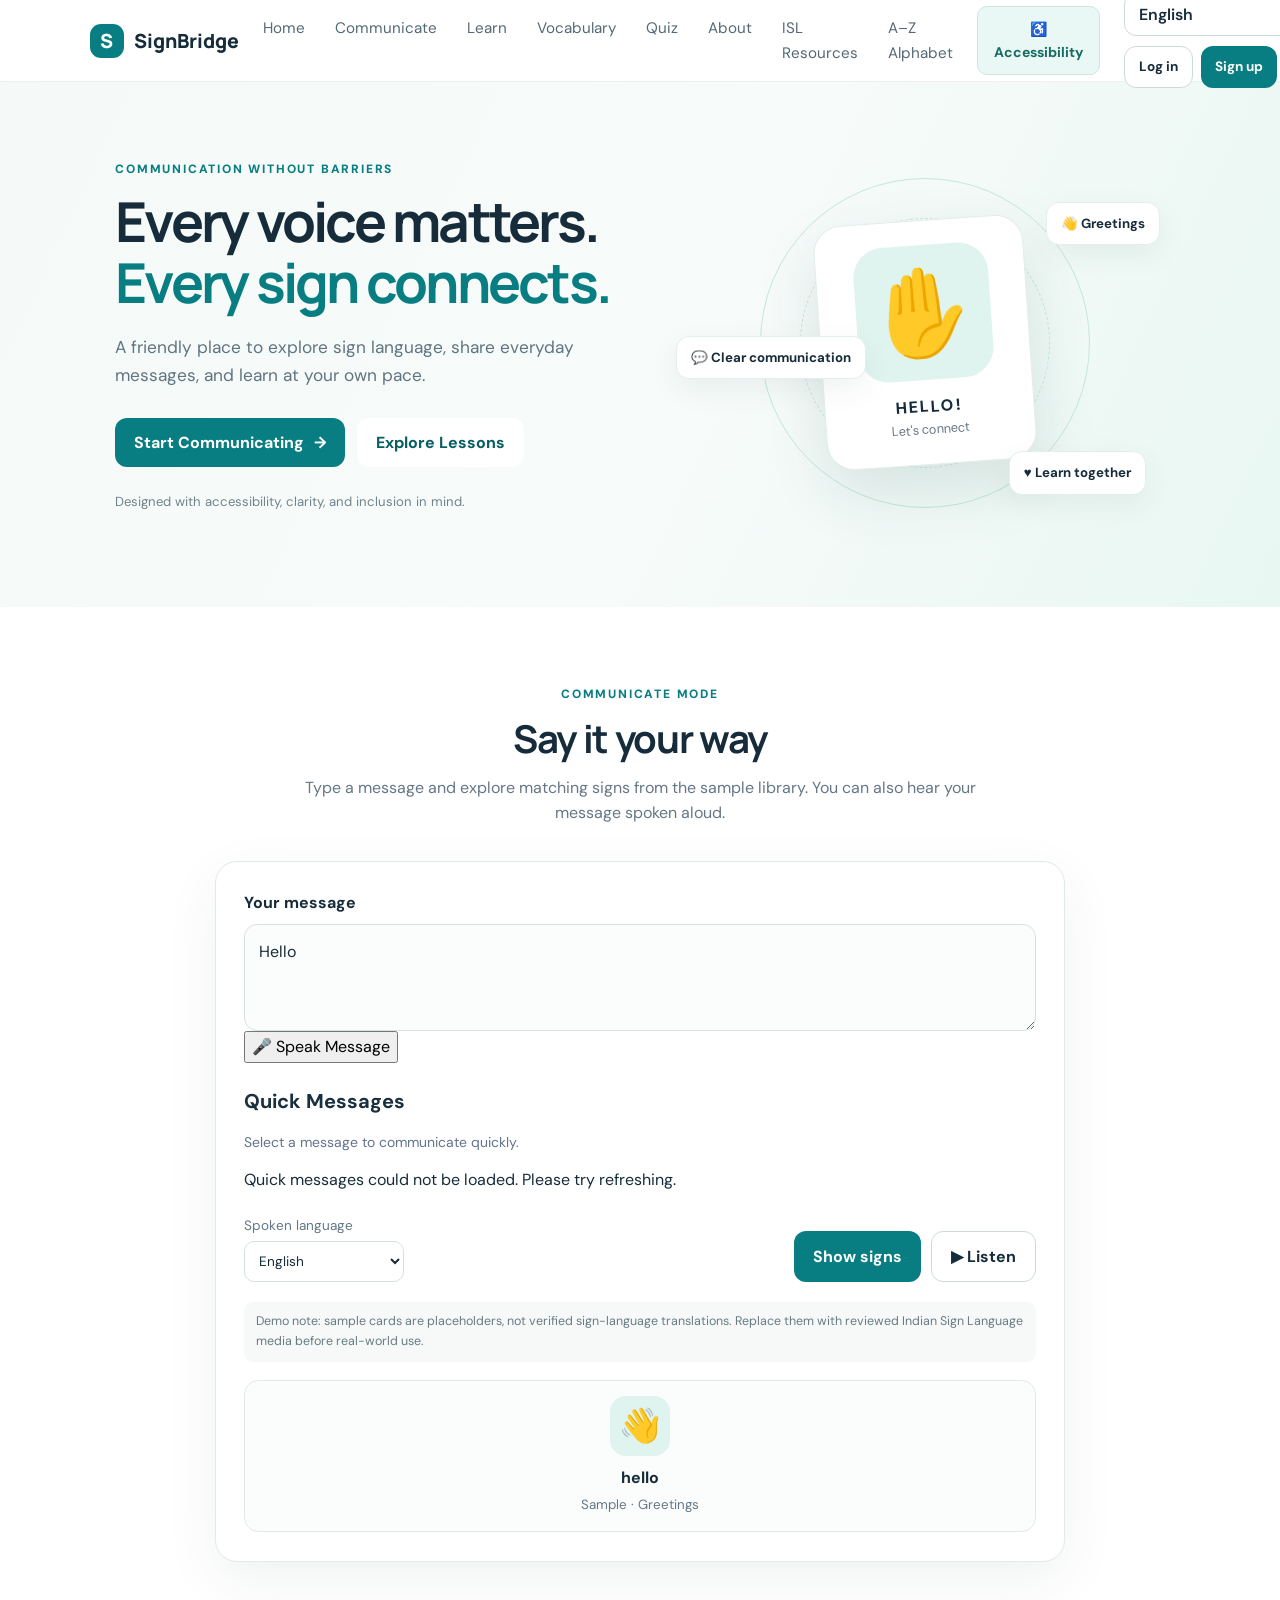
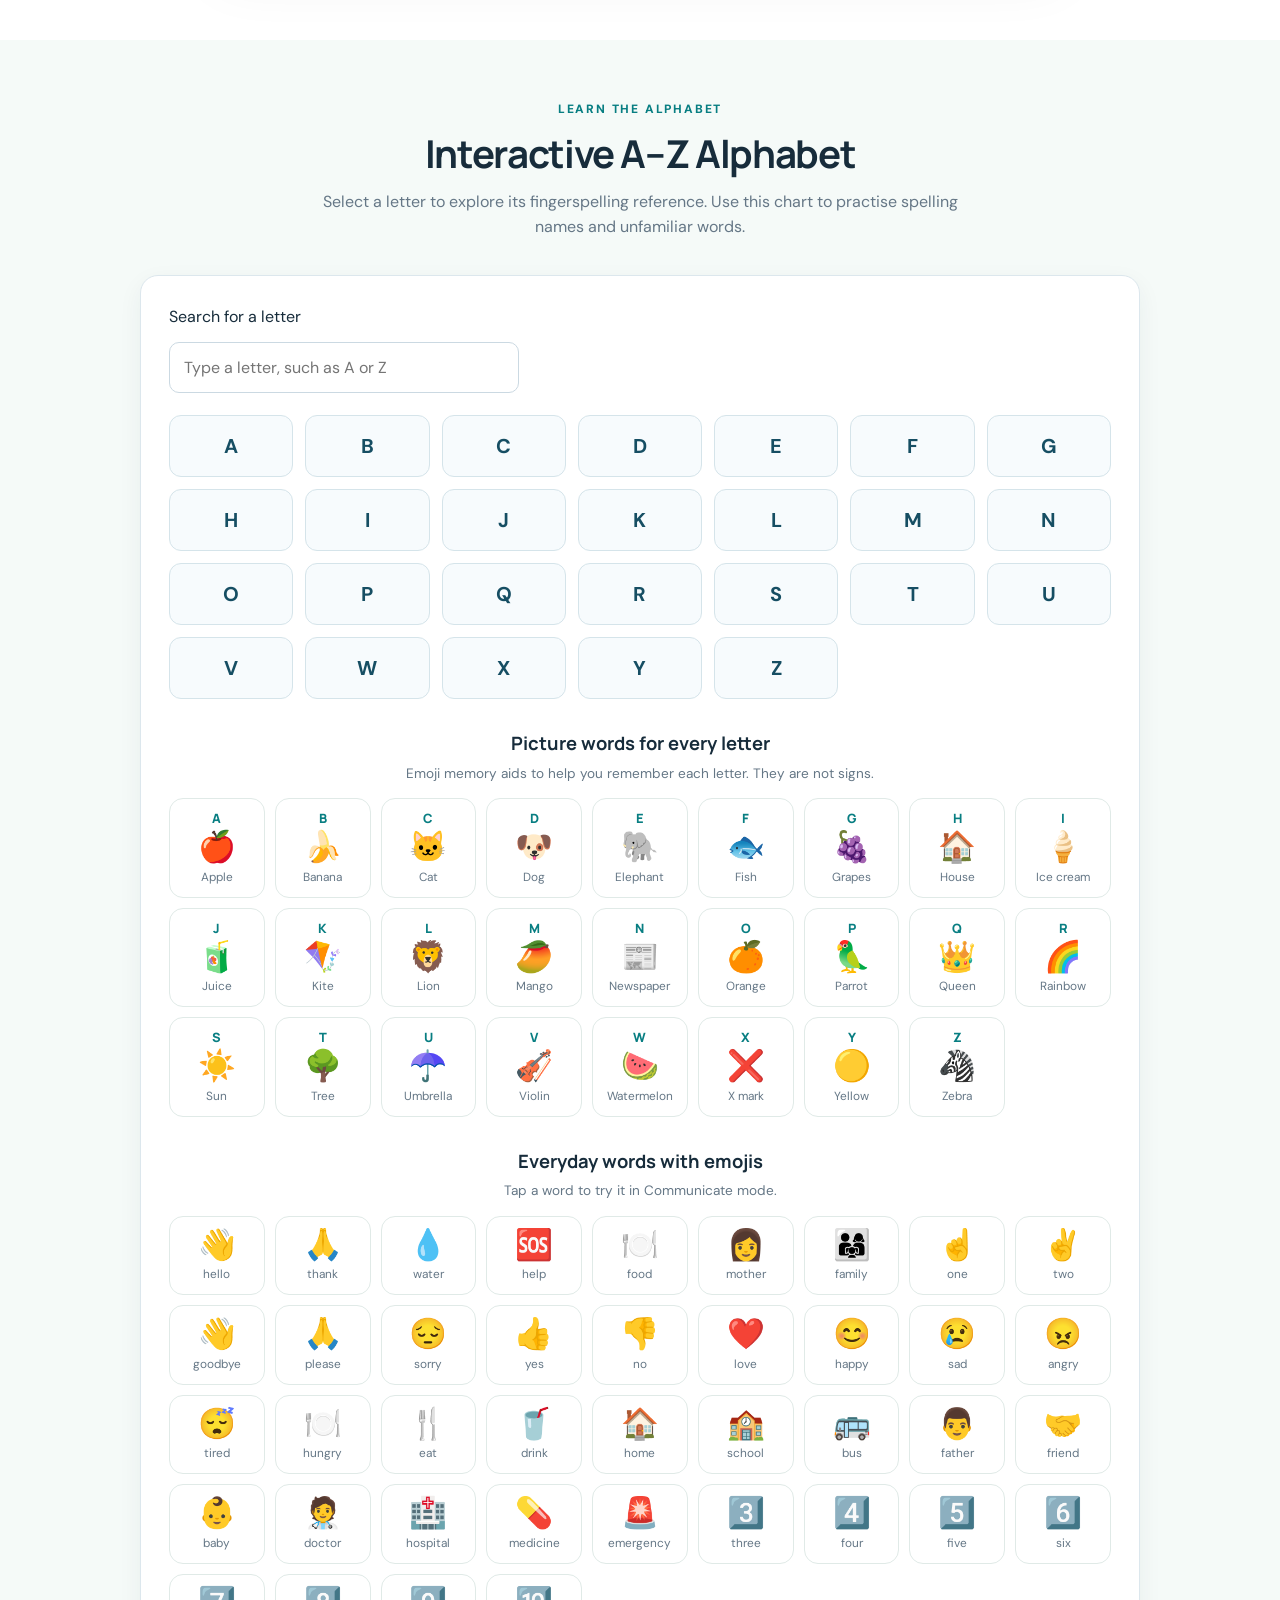
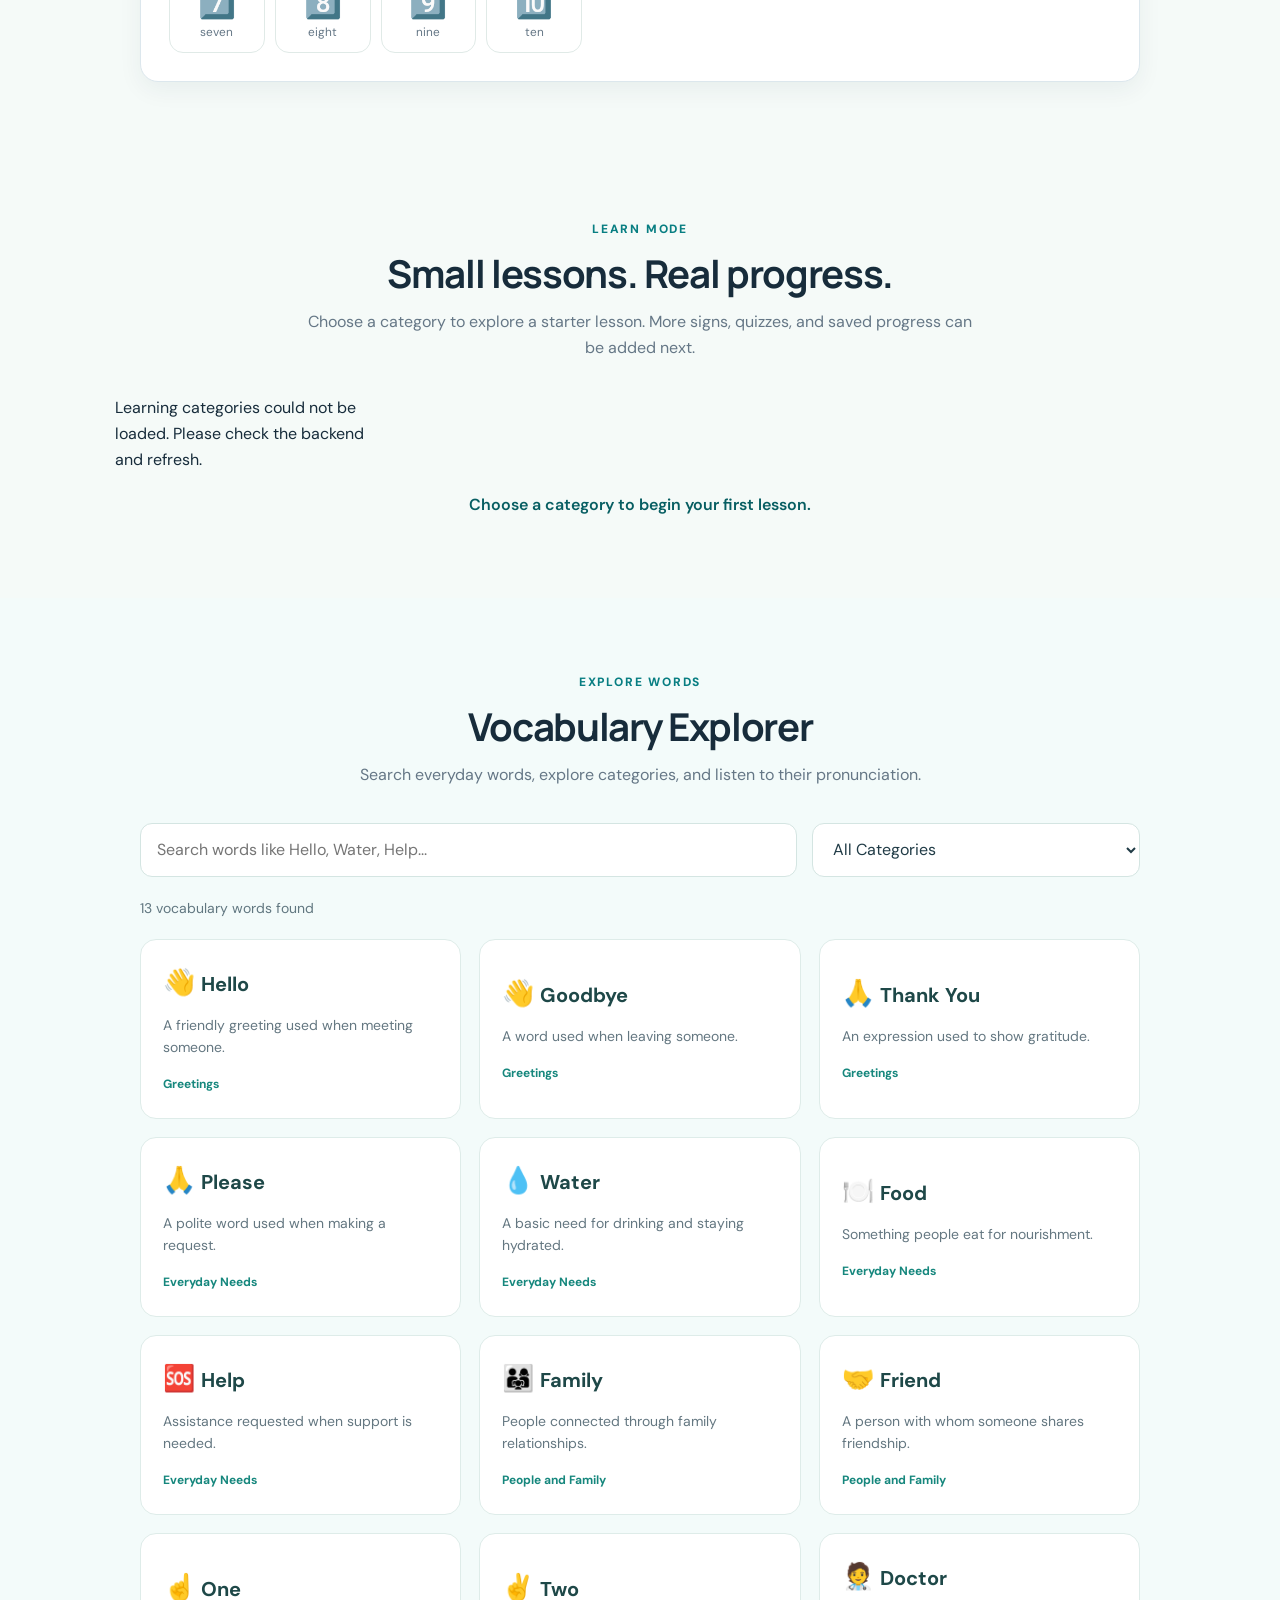
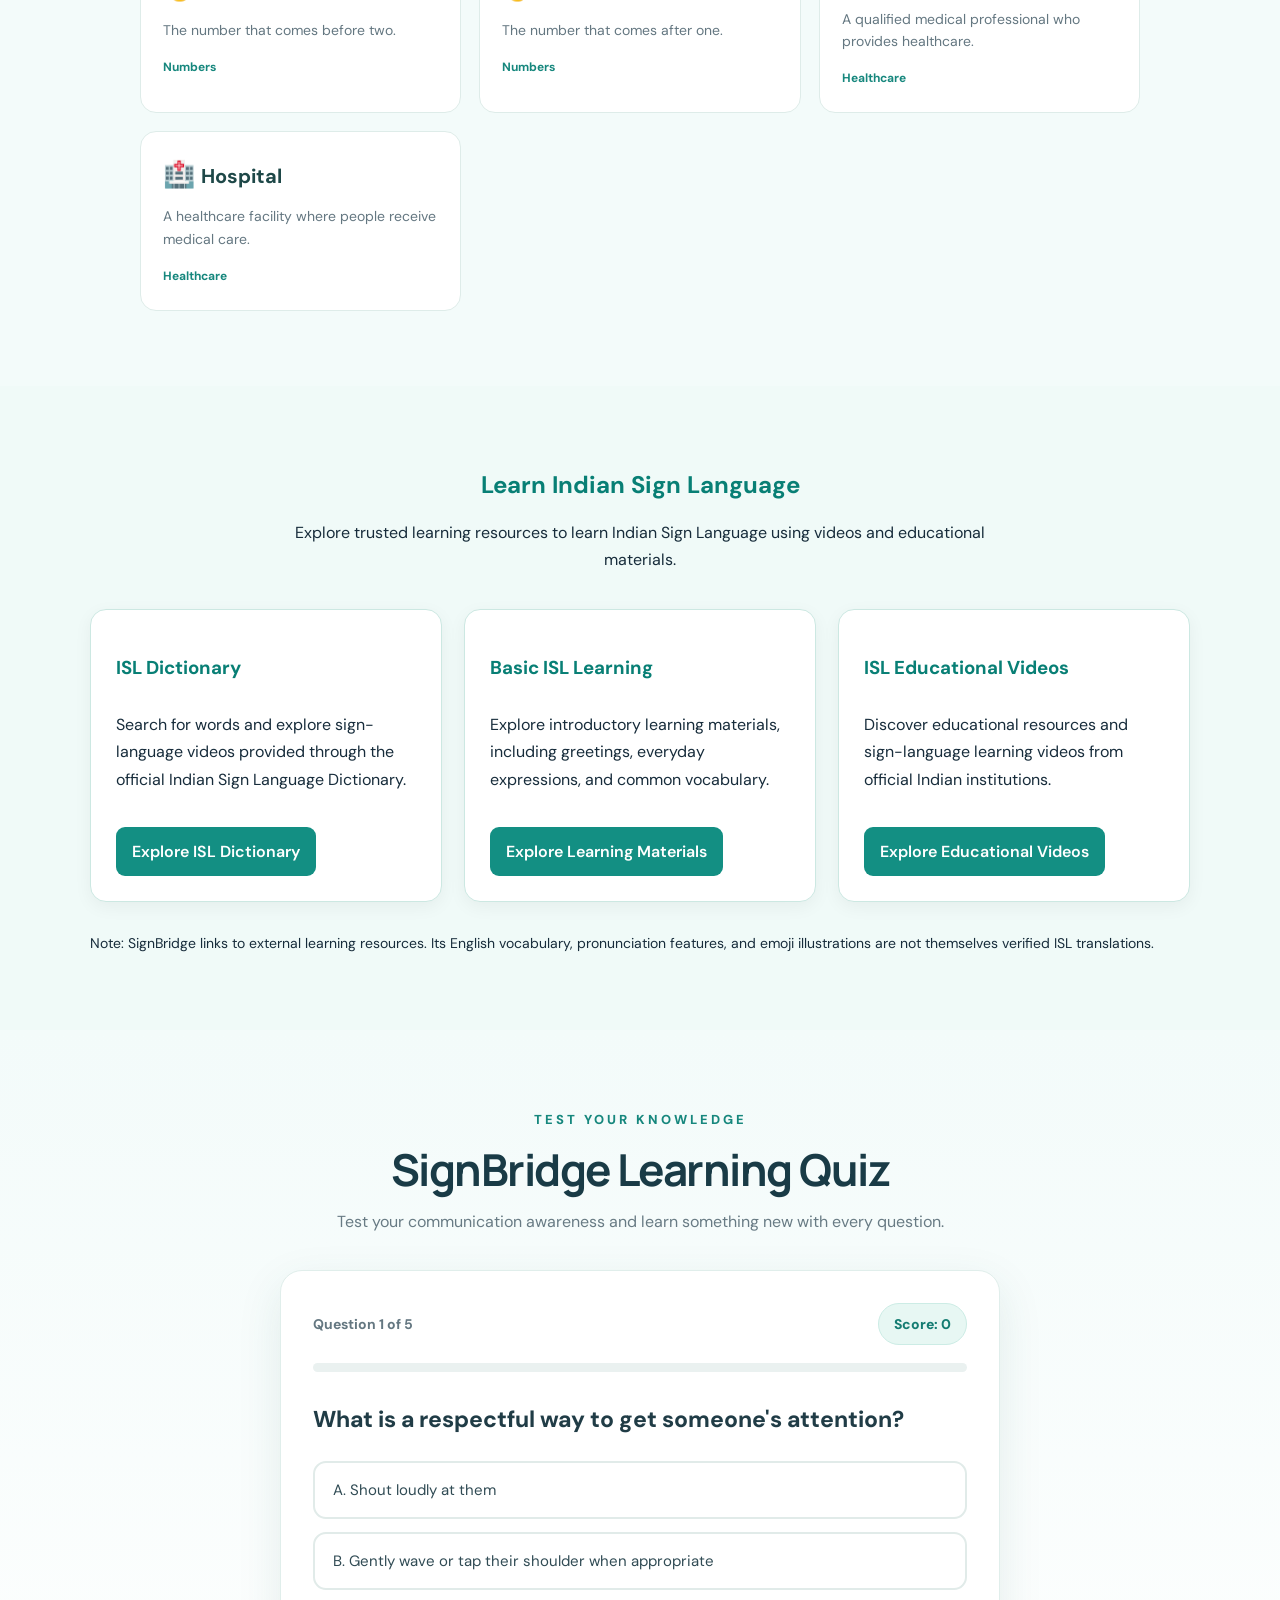
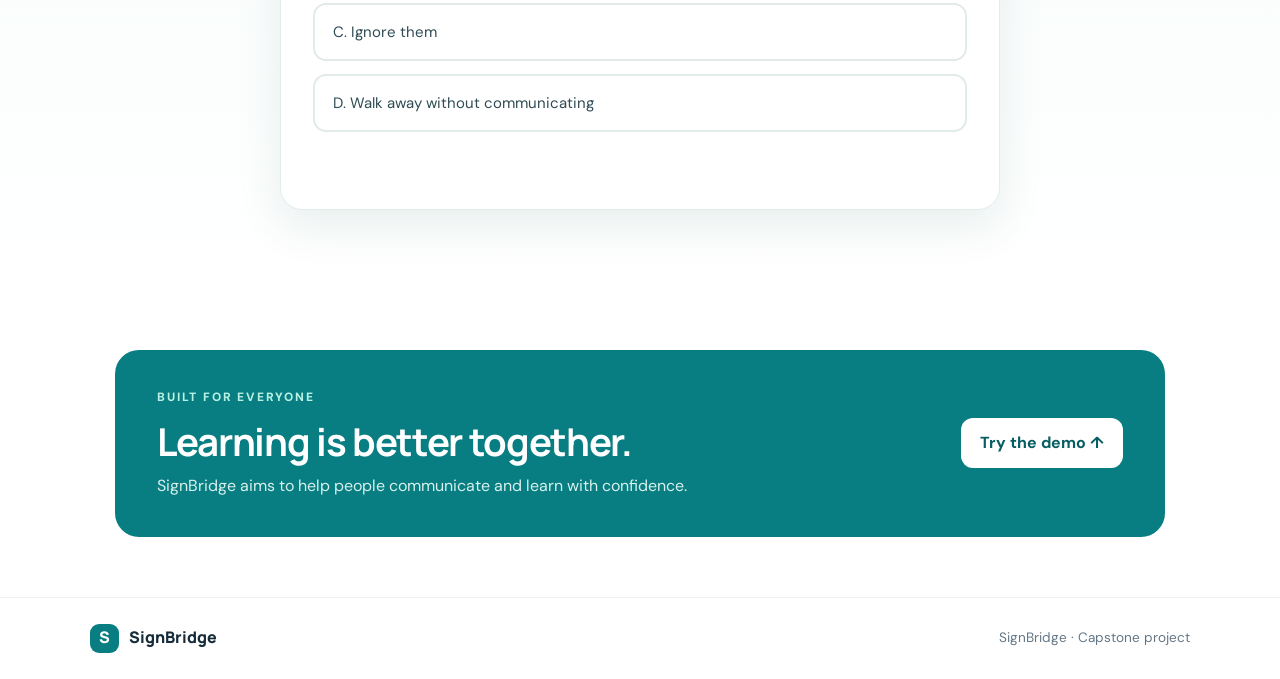
<file: index.html>
<!DOCTYPE html>
<html lang="en">
<head>
  <meta charset="UTF-8">
  <meta name="viewport" content="width=device-width, initial-scale=1.0">
  <title>SignBridge | Communication for Everyone</title>
  <link rel="stylesheet" href="05_style.css">
  <link rel="preconnect" href="https://fonts.googleapis.com"><link href="https://fonts.googleapis.com/css2?family=Noto+Sans+Devanagari:wght@400;600;700&family=Noto+Sans+Tamil:wght@400;600;700&family=Noto+Sans+Telugu:wght@400;600;700&family=Noto+Sans+Kannada:wght@400;600;700&display=swap" rel="stylesheet">
  <link rel="stylesheet" href="06_finish.css">
  <link rel="stylesheet" href="07_auth.css">
</head>
<body>
  <header class="topbar">
    <a class="brand" href="#"><span class="brand-icon">S</span> SignBridge</a>
    <nav aria-label="Main navigation">
      <a href="#home">Home</a>
      <a href="#communicate">Communicate</a>
      <a href="#learn">Learn</a>
      <a href="#vocabulary">Vocabulary</a>
      <a href="#quiz">Quiz</a>
      <a href="#about">About</a>
      <a href="#isl-resources">ISL Resources</a>
      <a href="#alphabet">A–Z Alphabet</a>
    </nav>
    <!-- Accessibility Button -->
   <button
     type="button"
     id="accessibilityToggle"
     class="accessibility-toggle"
     aria-expanded="false"
     aria-controls="accessibilityPanel"
      >
     ♿ Accessibility
    </button>

    <!-- Accessibility Settings Panel -->
   <div
     id="accessibilityPanel"
     class="accessibility-panel"
     hidden
      >
     <h3>Accessibility Settings</h3>
     <p>Adjust the website to suit your needs.</p>

      <div class="accessibility-control">
        <span>Text Size</span>

        <div class="text-size-buttons">
            <button type="button" id="decreaseText">A−</button>
            <button type="button" id="increaseText">A+</button>
        </div>
      </div>

      <div class="accessibility-control">
        <label for="highContrastToggle">High Contrast</label>
        <input type="checkbox" id="highContrastToggle">
      </div>

      <div class="accessibility-control">
        <label for="readingModeToggle">Reading Mode</label>
        <input type="checkbox" id="readingModeToggle">
      </div>

      <button
        type="button"
        id="resetAccessibility"
        class="accessibility-reset"
       >
        Reset Settings
      </button>
    </div>
    <div class="header-right"><span id="langSlot"></span><span id="authSlot"></span></div>
  </header>

  <main>
    <section class="hero">
      <div class="hero-copy">
        <p class="eyebrow">COMMUNICATION WITHOUT BARRIERS</p>
        <h1>Every voice matters.<br><span>Every sign connects.</span></h1>
        <p class="hero-description">A friendly place to explore sign language, share everyday messages, and learn at your own pace.</p>
        <div class="hero-actions">
          <a class="button button-primary" href="#communicate">Start Communicating <span aria-hidden="true">→</span></a>
          <a class="button button-light" href="#learn">Explore Lessons</a>
        </div>
        <p class="small-note">Designed with accessibility, clarity, and inclusion in mind.</p>
      </div>
      <div class="hero-art" aria-label="SignBridge welcome illustration">
        <div class="art-orbit orbit-one"></div>
        <div class="art-orbit orbit-two"></div>
        <div class="art-card card-main">
          <div class="hand-symbol" aria-hidden="true">✋</div>
          <p>HELLO!</p>
          <span>Let's connect</span>
        </div>
        <div class="floating-chip chip-one">👋 Greetings</div>
        <div class="floating-chip chip-two">💬 Clear communication</div>
        <div class="floating-chip chip-three">♥ Learn together</div>
      </div>
    </section>

    <section class="section" id="communicate">
      <div class="section-heading">
        <p class="eyebrow">COMMUNICATE MODE</p>
        <h2>Say it your way</h2>
        <p>Type a message and explore matching signs from the sample library. You can also hear your message spoken aloud.</p>
      </div>
      <div class="communicate-panel">
        <label for="messageInput">Your message</label>
        <textarea id="messageInput" rows="3" placeholder="Try: Hello, thank you, water, help...">Hello</textarea>
        <button id="speechBtn" type="button">
          🎤 Speak Message
        </button>
        <!-- Quick Messages -->
        <div class="quick-messages">
          <h3>Quick Messages</h3>

          <p>Select a message to communicate quickly.</p>

          <div id="quickMessagesContainer" class="quick-message-buttons">
           <p>Loading quick messages...</p>
          </div>
        </div>
        <div class="controls">
          <label class="select-label" for="speechLanguage"><span id="speechLanguageLabel">Spoken language</span>
            <select id="speechLanguage">
              <option value="en-IN">English</option>
              <option value="hi-IN">Hindi</option>
              <option value="ta-IN">Tamil</option>
              <option value="te-IN">Telugu</option>
              <option value="kn-IN">Kannada</option>
            </select>
          </label>
          <div class="control-buttons">
            <button class="button button-primary" id="showSigns" type="button">Show signs</button>
            <button class="button button-outline" id="speakMessage" type="button">▶ Listen</button>
          </div>
        </div>
        <p class="disclaimer">Demo note: sample cards are placeholders, not verified sign-language translations. Replace them with reviewed Indian Sign Language media before real-world use.</p>
        <div id="signResults" class="sign-results" aria-live="polite"></div>
          
      </div>
    </section>

    <!-- Interactive A-Z Fingerspelling Chart -->
    <section class="section alphabet-section" id="alphabet">
     <div class="section-heading">
        <p class="eyebrow">LEARN THE ALPHABET</p>
        <h2>Interactive A–Z Alphabet</h2>
        <p>
            Select a letter to explore its fingerspelling reference.
            Use this chart to practise spelling names and unfamiliar words.
        </p>
      </div>

      <div class="alphabet-panel">
        <label for="alphabetSearch">Search for a letter</label>

        <input
            type="search"
            id="alphabetSearch"
            placeholder="Type a letter, such as A or Z"
            maxlength="1"
            aria-label="Search alphabet letters"
        >

        <div
            id="alphabetGrid"
            class="alphabet-grid"
            aria-label="Alphabet letters"
        ></div>

        <div
            id="alphabetDetails"
            class="alphabet-details"
            aria-live="polite"
            hidden
        >
            <h3 id="selectedLetter"></h3>

            <div id="alphabetSignMedia" class="alphabet-sign-media"></div>

            <p id="alphabetDescription"></p>

            <p class="alphabet-note">
                SignBridge does not yet include verified sign images for
                every letter. Use the official ISL learning resources
                to confirm each handshape before practising.
              </p>
            </div>
          </div>
        </section>

    <section class="section learn-section" id="learn">
      <div class="section-heading">
        <p class="eyebrow">LEARN MODE</p>
        <h2>Small lessons. Real progress.</h2>
        <p>Choose a category to explore a starter lesson. More signs, quizzes, and saved progress can be added next.</p>
      </div>
        <div class="lesson-grid" id="lessonGrid">
         <p>Loading learning categories...</p>
        </div>
      <div class="lesson-message" id="lessonMessage" aria-live="polite">Choose a category to begin your first lesson.</div>
    </section>
    <!-- Vocabulary Explorer -->
    <section class="section vocabulary-section" id="vocabulary">

      <div class="section-heading">
        <p class="eyebrow">EXPLORE WORDS</p>
          <h2>Vocabulary Explorer</h2>
          <p>
            Search everyday words, explore categories, and listen
            to their pronunciation.
        </p>
      </div>

      <div class="vocabulary-container">

        <div class="vocabulary-search">
            <input
                type="search"
                id="vocabularySearch"
                placeholder="Search words like Hello, Water, Help..."
                aria-label="Search vocabulary"
            >

            <select id="vocabularyCategory" aria-label="Filter vocabulary by category">
                <option value="All">All Categories</option>
                <option value="Greetings">Greetings</option>
                <option value="Everyday Needs">Everyday Needs</option>
                <option value="People and Family">People and Family</option>
                <option value="Numbers">Numbers</option>
                <option value="Healthcare">Healthcare</option>
            </select>
        </div>

        <p id="vocabularyCount" aria-live="polite">
            Explore the vocabulary below.
        </p>

        <div id="vocabularyGrid" class="vocabulary-grid"></div>

        <div id="vocabularyDetails" class="vocabulary-details" hidden>
            <h3 id="vocabularyWord"></h3>
            <p id="vocabularyMeaning"></p>
            <p id="vocabularyWordCategory"></p>

            <button type="button" id="speakVocabularyBtn">
                🔊 Listen to Pronunciation
            </button>
          </div>

        </div>

      </section>
        <!-- Official ISL Learning Resources -->
<section id="isl-resources" class="isl-resources">
    <div class="container">
        <h2>Learn Indian Sign Language</h2>

        <p class="isl-intro">
            Explore trusted learning resources to learn Indian Sign Language
            using videos and educational materials.
        </p>

        <div class="isl-resource-grid">

            <div class="isl-resource-card">
                <h3>ISL Dictionary</h3>
                <p>
                    Search for words and explore sign-language videos
                    provided through the official Indian Sign Language Dictionary.
                </p>
                <a href="https://divyangjan.depwd.gov.in/islrtc/"
                   target="_blank"
                   rel="noopener noreferrer"
                   class="isl-resource-btn">
                    Explore ISL Dictionary
                </a>
            </div>

            <div class="isl-resource-card">
                <h3>Basic ISL Learning</h3>
                <p>
                    Explore introductory learning materials, including
                    greetings, everyday expressions, and common vocabulary.
                </p>
                <a href="https://islrtc.nic.in/document-category/awareness-material/"
                   target="_blank"
                   rel="noopener noreferrer"
                   class="isl-resource-btn">
                    Explore Learning Materials
                </a>
            </div>

            <div class="isl-resource-card">
                <h3>ISL Educational Videos</h3>
                <p>
                    Discover educational resources and sign-language
                    learning videos from official Indian institutions.
                </p>
                <a href="https://ciet.ncert.gov.in/sign"
                   target="_blank"
                   rel="noopener noreferrer"
                   class="isl-resource-btn">
                    Explore Educational Videos
                </a>
            </div>

          </div>

          <p class="isl-note">
            Note: SignBridge links to external learning resources.
            Its English vocabulary, pronunciation features, and emoji
            illustrations are not themselves verified ISL translations.
          </p>
        </div>
      </section>
    <!-- Interactive Quiz Section -->
    <section class="section quiz-section" id="quiz">

     <div class="section-heading">
        <p class="eyebrow">TEST YOUR KNOWLEDGE</p>
        <h2>SignBridge Learning Quiz</h2>
        <p>
            Test your communication awareness and learn something new
            with every question.
        </p>
      </div>

      <div class="quiz-card" id="quizCard">

        <div class="quiz-top">
            <span id="questionNumber">Question 1 of 5</span>
            <span id="quizScore">Score: 0</span>
        </div>

        <div class="quiz-progress">
            <div id="quizProgressBar"></div>
        </div>

        <h3 id="quizQuestion">Loading question...</h3>

        <div class="quiz-options" id="quizOptions"></div>

        <p id="quizFeedback" aria-live="polite"></p>

        <button id="nextQuestionBtn" class="quiz-next-btn" type="button" hidden>
            Next Question →
        </button>

        <div id="quizResult" class="quiz-result" hidden></div>

        <button id="restartQuizBtn" class="quiz-restart-btn" type="button" hidden>
            Try Again ↻
        </button>

      </div>

    </section>

    <section class="bottom-banner" id="about">
      <div><p class="eyebrow">BUILT FOR EVERYONE</p><h2>Learning is better together.</h2><p>SignBridge aims to help people communicate and learn with confidence.</p></div>
      <a class="button button-light" href="#communicate">Try the demo ↑</a>
    </section>
  </main>

  <footer><a class="brand" href="#"><span class="brand-icon">S</span> SignBridge</a><span>SignBridge · Capstone project</span></footer>
  <script src="08_i18n.js"></script>
  <script src="09_auth.js"></script>
  <script src="10_app.js"></script>
  <script src="11_finish.js"></script>
</body>
</html>
</file>
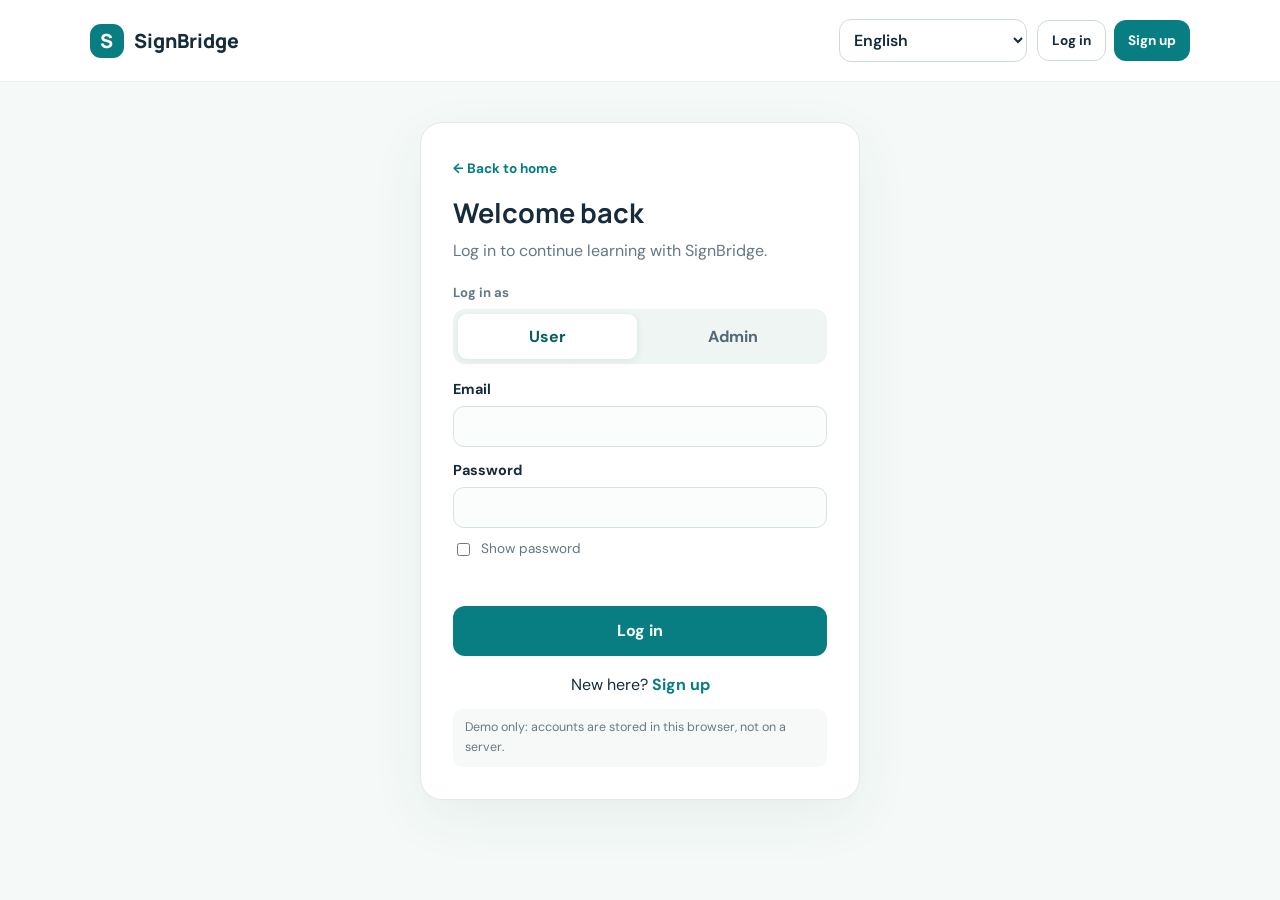
<file: 02_login.html>
<!DOCTYPE html>
<html lang="en">
<head>
  <meta charset="UTF-8">
  <meta name="viewport" content="width=device-width, initial-scale=1.0">
  <title>SignBridge | Log in</title>
  <link rel="preconnect" href="https://fonts.googleapis.com"><link href="https://fonts.googleapis.com/css2?family=Noto+Sans+Devanagari:wght@400;600;700&family=Noto+Sans+Tamil:wght@400;600;700&family=Noto+Sans+Telugu:wght@400;600;700&family=Noto+Sans+Kannada:wght@400;600;700&display=swap" rel="stylesheet">
  <link rel="stylesheet" href="05_style.css">
  <link rel="stylesheet" href="06_finish.css">
  <link rel="stylesheet" href="07_auth.css">
</head>
<body class="auth-body">
  <header class="topbar">
    <a class="brand" href="01_index.html"><span class="brand-icon">S</span> SignBridge</a>
    <div class="header-right"><span id="langSlot"></span><span id="authSlot"></span></div>
  </header>
  <main class="auth-wrap">
    <div class="auth-card">
      <a class="back-link" href="01_index.html" data-i18n="auth_back">← Back to home</a>
      <h1 data-i18n="login_title">Welcome back</h1>
      <p class="auth-sub" data-i18n="login_sub">Log in to continue learning with SignBridge.</p>

      <p class="role-label" data-i18n="role_label">Log in as</p>
      <div class="role-tabs" role="tablist">
        <button type="button" class="role-tab active" role="tab" aria-selected="true" data-role="user" data-i18n="role_user">User</button>
        <button type="button" class="role-tab" role="tab" aria-selected="false" data-role="admin" data-i18n="role_admin">Admin</button>
      </div>

      <form id="loginForm" novalidate>
        <label for="email" data-i18n="f_email">Email</label>
        <input id="email" type="email" autocomplete="email" required>
        <label for="password" data-i18n="f_pass">Password</label>
        <input id="password" class="pw" type="password" autocomplete="current-password" required>
        <label class="check"><input type="checkbox" class="pw-toggle"> <span data-i18n="f_show">Show password</span></label>
        <p id="authMsg" class="auth-msg" role="alert" aria-live="polite"></p>
        <button class="button button-primary full" type="submit" data-i18n="login_btn">Log in</button>
      </form>

      <p class="demo-note" id="adminDemo" hidden data-i18n="admin_demo">Demo admin: admin@signbridge.com / admin123</p>
      <p class="switch-line" id="signupLine"><span data-i18n="to_signup">New here?</span> <a href="03_signup.html" data-i18n="signup">Sign up</a></p>
      <p class="demo-note" data-i18n="demo_note">Demo only: accounts are stored in this browser, not on a server.</p>
    </div>
  </main>
  <script src="08_i18n.js"></script>
  <script src="09_auth.js"></script>
  <script src="12_auth-pages.js"></script>
</body>
</html>
</file>
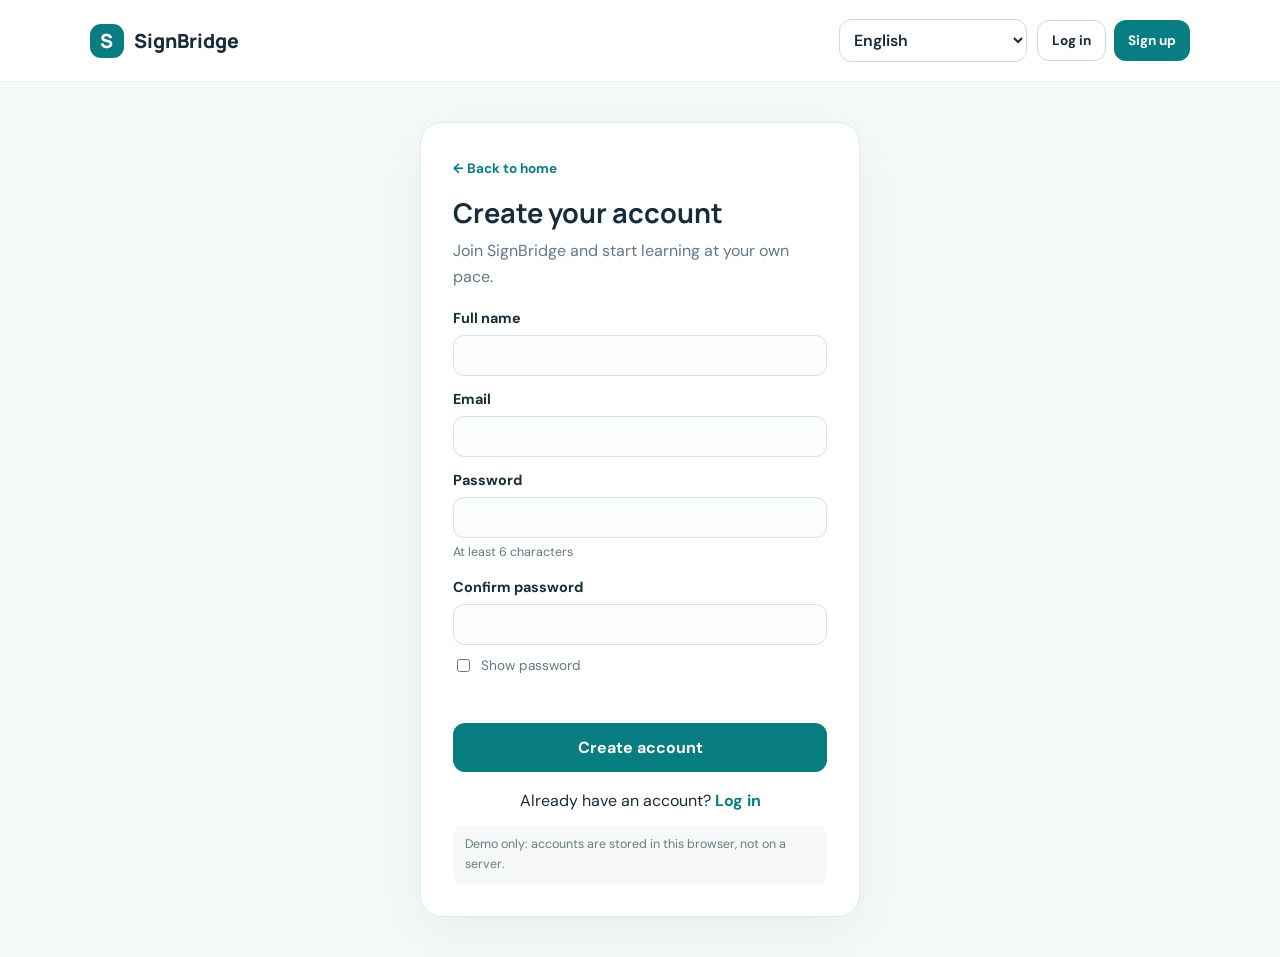
<file: 03_signup.html>
<!DOCTYPE html>
<html lang="en">
<head>
  <meta charset="UTF-8">
  <meta name="viewport" content="width=device-width, initial-scale=1.0">
  <title>SignBridge | Sign up</title>
  <link rel="preconnect" href="https://fonts.googleapis.com"><link href="https://fonts.googleapis.com/css2?family=Noto+Sans+Devanagari:wght@400;600;700&family=Noto+Sans+Tamil:wght@400;600;700&family=Noto+Sans+Telugu:wght@400;600;700&family=Noto+Sans+Kannada:wght@400;600;700&display=swap" rel="stylesheet">
  <link rel="stylesheet" href="05_style.css">
  <link rel="stylesheet" href="06_finish.css">
  <link rel="stylesheet" href="07_auth.css">
</head>
<body class="auth-body">
  <header class="topbar">
    <a class="brand" href="01_index.html"><span class="brand-icon">S</span> SignBridge</a>
    <div class="header-right"><span id="langSlot"></span><span id="authSlot"></span></div>
  </header>
  <main class="auth-wrap">
    <div class="auth-card">
      <a class="back-link" href="01_index.html" data-i18n="auth_back">← Back to home</a>
      <h1 data-i18n="signup_title">Create your account</h1>
      <p class="auth-sub" data-i18n="signup_sub">Join SignBridge and start learning at your own pace.</p>
      <form id="signupForm" novalidate>
        <label for="name" data-i18n="f_name">Full name</label>
        <input id="name" type="text" autocomplete="name" required>
        <label for="email" data-i18n="f_email">Email</label>
        <input id="email" type="email" autocomplete="email" required>
        <label for="password" data-i18n="f_pass">Password</label>
        <input id="password" class="pw" type="password" autocomplete="new-password" required>
        <small class="hint" data-i18n="f_hint">At least 6 characters</small>
        <label for="confirm" data-i18n="f_confirm">Confirm password</label>
        <input id="confirm" class="pw" type="password" autocomplete="new-password" required>
        <label class="check"><input type="checkbox" class="pw-toggle"> <span data-i18n="f_show">Show password</span></label>
        <p id="authMsg" class="auth-msg" role="alert" aria-live="polite"></p>
        <button class="button button-primary full" type="submit" data-i18n="signup_btn">Create account</button>
      </form>
      <p class="switch-line"><span data-i18n="to_login">Already have an account?</span> <a href="02_login.html" data-i18n="login">Log in</a></p>
      <p class="demo-note" data-i18n="demo_note">Demo only: accounts are stored in this browser, not on a server.</p>
    </div>
  </main>
  <script src="08_i18n.js"></script>
  <script src="09_auth.js"></script>
  <script src="12_auth-pages.js"></script>
</body>
</html>
</file>
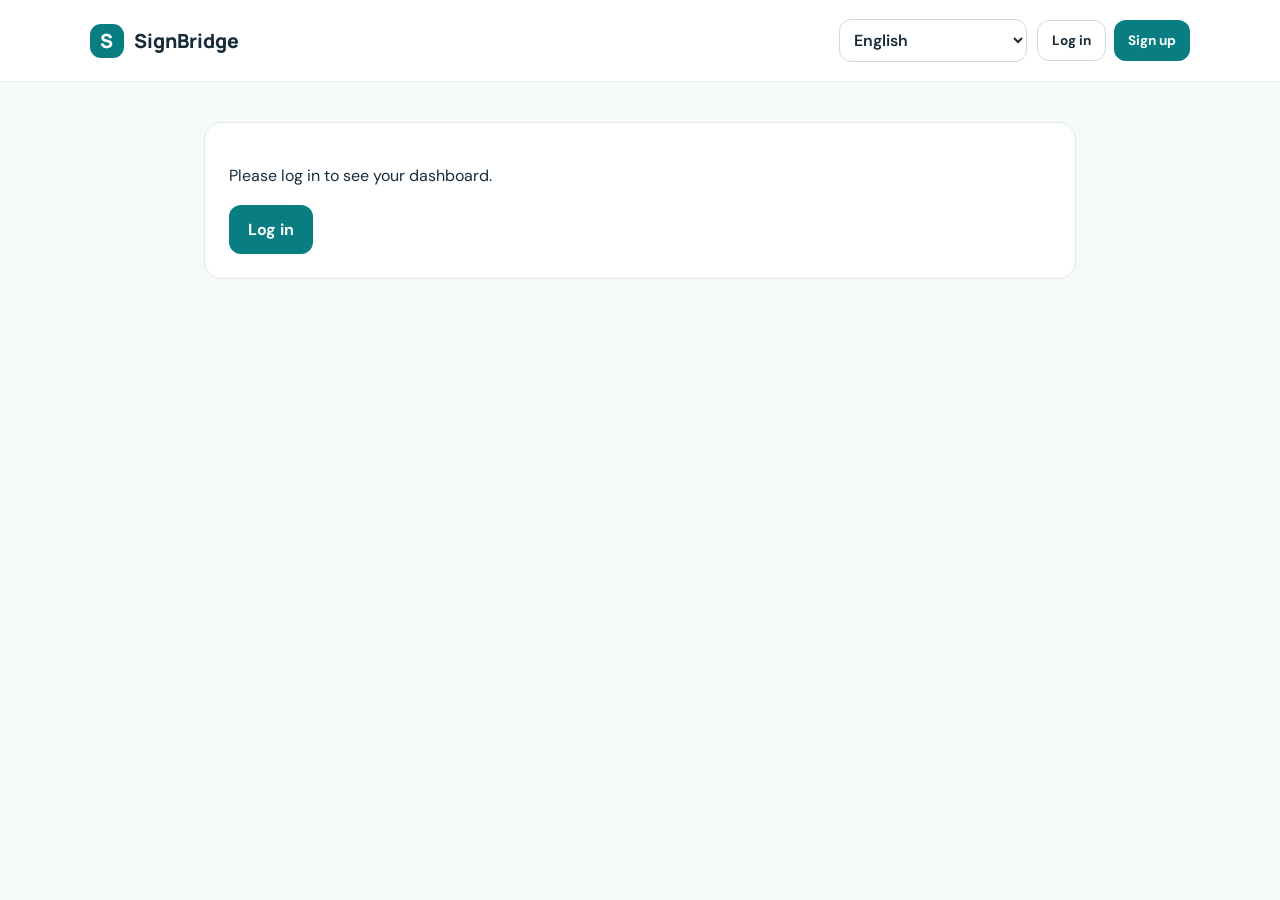
<file: 04_dashboard.html>
<!DOCTYPE html>
<html lang="en">
<head>
  <meta charset="UTF-8">
  <meta name="viewport" content="width=device-width, initial-scale=1.0">
  <title>SignBridge | Dashboard</title>
  <link rel="preconnect" href="https://fonts.googleapis.com"><link href="https://fonts.googleapis.com/css2?family=Noto+Sans+Devanagari:wght@400;600;700&family=Noto+Sans+Tamil:wght@400;600;700&family=Noto+Sans+Telugu:wght@400;600;700&family=Noto+Sans+Kannada:wght@400;600;700&display=swap" rel="stylesheet">
  <link rel="stylesheet" href="05_style.css">
  <link rel="stylesheet" href="06_finish.css">
  <link rel="stylesheet" href="07_auth.css">
</head>
<body class="auth-body">
  <header class="topbar">
    <a class="brand" href="01_index.html"><span class="brand-icon">S</span> SignBridge</a>
    <div class="header-right"><span id="langSlot"></span><span id="authSlot"></span></div>
  </header>
  <main class="dash-wrap"><div id="dashRoot"></div></main>
  <script src="08_i18n.js"></script>
  <script src="09_auth.js"></script>
  <script src="13_dashboard.js"></script>
</body>
</html>
</file>
<file: 05_style.css>
@import url('https://fonts.googleapis.com/css2?family=DM+Sans:wght@400;500;600;700&family=Manrope:wght@400;500;600;700;800&display=swap');
:root{--ink:#172c3b;--muted:#657786;--teal:#087e82;--teal-dark:#075e62;--mint:#dff4ee;--pale:#f5faf8;--line:#e0eae7;--coral:#f6b6a4;--yellow:#f8d77b}
*{box-sizing:border-box}html{scroll-behavior:smooth}body{margin:0;background:#fff;color:var(--ink);font-family:'DM Sans',sans-serif;line-height:1.6}a{color:inherit;text-decoration:none}button,textarea,select{font:inherit}.topbar{height:82px;display:flex;align-items:center;justify-content:space-between;padding:0 7%;border-bottom:1px solid #edf2f0;background:#fff;gap:24px}.brand{display:flex;align-items:center;gap:10px;font-family:Manrope,sans-serif;font-weight:800;font-size:1.22rem;white-space:nowrap}.brand-icon{width:34px;height:34px;border-radius:11px;background:var(--teal);color:#fff;display:grid;place-items:center;font-weight:800}.topbar nav{display:flex;gap:30px;color:#536976;font-size:.95rem}.topbar nav a:hover{color:var(--teal)}.button{display:inline-flex;align-items:center;justify-content:center;gap:10px;border:0;border-radius:12px;padding:12px 19px;font-weight:700;cursor:pointer;transition:transform .18s,background .18s}.button:hover{transform:translateY(-1px)}.button-primary{background:var(--teal);color:#fff}.button-primary:hover{background:var(--teal-dark)}.button-outline{background:#fff;border:1px solid #cddbd7;color:var(--ink)}.button-light{background:#fff;color:var(--teal-dark)}.hero{padding:78px 9% 82px;display:grid;grid-template-columns:1.05fr .95fr;gap:40px;align-items:center;background:linear-gradient(115deg,#f5faf8 0%,#f7fbfa 55%,#e8f7f2 100%);overflow:hidden}.eyebrow{font-size:.75rem;font-weight:800;letter-spacing:.15em;color:var(--teal);margin:0 0 12px}.hero h1{font-family:Manrope,sans-serif;font-size:clamp(2.55rem,4.3vw,4.25rem);line-height:1.1;letter-spacing:-.05em;margin:0 0 22px}.hero h1 span{color:var(--teal)}.hero-description{max-width:520px;color:#607481;font-size:1.08rem;margin-bottom:28px}.hero-actions{display:flex;gap:12px;flex-wrap:wrap}.small-note{font-size:.82rem;color:#71838d;margin-top:24px}.hero-art{min-height:350px;position:relative;display:grid;place-items:center}.art-orbit{position:absolute;border:1px solid #c5e7dc;border-radius:50%;width:330px;height:330px}.orbit-two{width:250px;height:250px;border-style:dashed}.card-main{width:210px;height:245px;background:#fff;border:1px solid #e2eeea;border-radius:28px;box-shadow:0 24px 60px #154f4820;display:flex;align-items:center;justify-content:center;flex-direction:column;transform:rotate(-4deg);z-index:1}.hand-symbol{height:135px;width:135px;display:grid;place-items:center;border-radius:30px;background:var(--mint);font-size:5.2rem}.card-main p{font-weight:800;letter-spacing:.13em;margin:14px 0 0}.card-main span{font-size:.8rem;color:var(--muted)}.floating-chip{position:absolute;background:#fff;border:1px solid #e3efeb;padding:10px 14px;border-radius:13px;box-shadow:0 10px 30px #173b3410;font-size:.83rem;font-weight:700;z-index:2}.chip-one{top:34px;right:1%}.chip-two{left:-2%;top:48%}.chip-three{bottom:23px;right:4%}.section{padding:78px 9%}.section-heading{text-align:center;max-width:680px;margin:0 auto 35px}.section-heading h2,.bottom-banner h2{font-family:Manrope,sans-serif;font-size:clamp(2rem,3vw,2.7rem);line-height:1.2;letter-spacing:-.035em;margin:0 0 12px}.section-heading>p:last-child{color:var(--muted);margin:0}.communicate-panel{max-width:850px;margin:auto;border:1px solid var(--line);border-radius:22px;padding:28px;background:#fff;box-shadow:0 18px 55px #153e3510}.communicate-panel>label{display:block;font-weight:700;margin-bottom:9px}.communicate-panel textarea{display:block;width:100%;resize:vertical;border:1px solid #d5e3de;border-radius:13px;padding:14px;color:var(--ink);outline-color:var(--teal);background:#fbfdfc}.controls{display:flex;justify-content:space-between;align-items:end;gap:18px;margin-top:17px;flex-wrap:wrap}.select-label{display:grid;gap:5px;color:var(--muted);font-size:.85rem}.select-label select{min-width:160px;padding:10px;border:1px solid #d5e3de;border-radius:10px;background:white;color:var(--ink)}.control-buttons{display:flex;gap:10px;flex-wrap:wrap}.disclaimer{font-size:.78rem;color:#687b84;background:#f6f9f8;padding:10px 12px;border-radius:9px;margin:20px 0 0}.sign-results{display:grid;grid-template-columns:repeat(auto-fit,minmax(130px,1fr));gap:12px;margin-top:18px}.sign-tile{border:1px solid var(--line);border-radius:14px;padding:15px;text-align:center;background:#fbfdfc}.sign-tile .tile-symbol{font-size:2.1rem;background:var(--mint);width:60px;height:60px;margin:0 auto 9px;border-radius:16px;display:grid;place-items:center}.sign-tile strong{display:block}.sign-tile small{color:var(--muted)}.learn-section{background:var(--pale)}.lesson-grid{display:grid;grid-template-columns:repeat(4,1fr);gap:15px}.lesson-card{border:1px solid var(--line);border-radius:18px;background:#fff;padding:21px;text-align:left;display:flex;flex-direction:column;align-items:flex-start;min-height:205px;cursor:pointer;transition:transform .2s,border-color .2s}.lesson-card:hover,.lesson-card:focus{transform:translateY(-3px);border-color:#80c7b5;outline:none}.lesson-emoji{font-size:2rem;margin-bottom:14px}.lesson-title{font-weight:800;font-size:1.03rem}.lesson-subtitle{font-size:.83rem;color:var(--muted);margin-top:4px}.lesson-arrow{font-size:.82rem;font-weight:800;color:var(--teal);margin-top:auto;padding-top:14px}.lesson-message{text-align:center;margin:20px auto 0;color:var(--teal-dark);font-weight:600;min-height:28px}.bottom-banner{margin:60px 9%;padding:38px 42px;background:var(--teal);color:white;border-radius:24px;display:flex;justify-content:space-between;align-items:center;gap:24px}.bottom-banner .eyebrow{color:#b8f1e3}.bottom-banner h2{margin-bottom:8px}.bottom-banner p:last-child{margin:0;color:#d8f1ec}.bottom-banner .button{flex-shrink:0}footer{padding:26px 7%;border-top:1px solid #edf2f0;display:flex;align-items:center;justify-content:space-between;color:var(--muted);font-size:.85rem}footer .brand{color:var(--ink);font-size:1rem}footer .brand-icon{width:29px;height:29px;border-radius:9px}
@media(max-width:850px){.topbar{padding:0 5%;height:auto;min-height:75px;flex-wrap:wrap;padding-top:14px;padding-bottom:14px}.topbar nav{order:3;width:100%;justify-content:center;gap:22px}.topbar .button{padding:9px 12px;font-size:.8rem}.hero{grid-template-columns:1fr;padding:60px 7% 45px}.hero-art{min-height:320px}.section{padding:60px 6%}.lesson-grid{grid-template-columns:repeat(2,1fr)}.bottom-banner{margin:40px 6%;padding:30px;align-items:flex-start;flex-direction:column}}
@media(max-width:480px){.brand{font-size:1.05rem}.topbar nav{font-size:.84rem;gap:18px}.hero h1{font-size:2.55rem}.hero-art{min-height:290px}.art-orbit{width:270px;height:270px}.orbit-two{width:210px;height:210px}.card-main{transform:scale(.88) rotate(-4deg)}.chip-one{right:-2%;top:20px}.chip-two{left:-3%;top:54%}.chip-three{right:-2%;bottom:8px}.communicate-panel{padding:18px}.controls{align-items:stretch}.control-buttons{width:100%}.control-buttons .button{flex:1}.lesson-grid{gap:10px}.lesson-card{padding:15px;min-height:195px}footer{gap:12px;align-items:flex-start;flex-direction:column}}
@media(prefers-reduced-motion:reduce){html{scroll-behavior:auto}*,*::before,*::after{transition:none!important}}
/* =====================================
   SIGNBRIDGE QUICK MESSAGES
===================================== */

.quick-messages {
    margin-top: 22px;
    margin-bottom: 22px;
}

.quick-messages h3 {
    margin-bottom: 6px;
    color: #19303f;
    font-size: 20px;
}

.quick-messages p {
    margin-bottom: 14px;
    color: #64748b;
    font-size: 14px;
}

.quick-message-buttons {
    display: flex;
    flex-wrap: wrap;
    gap: 10px;
}

.quick-message-btn {
    padding: 12px 16px;
    border: 1px solid #c9e2df;
    border-radius: 12px;
    background-color: #f2fbf9;
    color: #173b43;
    font-size: 14px;
    font-weight: 600;
    cursor: pointer;
    transition: background-color 0.2s, transform 0.2s;
}

.quick-message-btn:hover {
    background-color: #d9f3ef;
    transform: translateY(-2px);
}

.quick-message-btn:focus-visible {
    outline: 3px solid #087f83;
    outline-offset: 3px;
}

.quick-message-btn:active {
    transform: scale(0.97);
}

@media (max-width: 600px) {
    .quick-message-btn {
        flex: 1 1 100%;
        text-align: left;
    }
}
/* ============================= */
/* SIGNBRIDGE QUIZ SECTION       */
/* ============================= */

.quiz-section {
    background: #f5f9f9;
}

.quiz-card {
    max-width: 700px;
    margin: 30px auto;
    padding: 30px;
    background: #ffffff;
    border-radius: 18px;
    box-shadow: 0 8px 30px rgba(0, 0, 0, 0.08);
}

.quiz-top {
    display: flex;
    justify-content: space-between;
    align-items: center;
    gap: 15px;
    margin-bottom: 18px;
    color: #355e5b;
    font-weight: 600;
}

.quiz-progress {
    width: 100%;
    height: 8px;
    margin-bottom: 28px;
    overflow: hidden;
    background: #e5eeee;
    border-radius: 10px;
}

#quizProgressBar {
    width: 0;
    height: 100%;
    background: #239b8e;
    border-radius: 10px;
    transition: width 0.3s ease;
}

#quizQuestion {
    margin-bottom: 22px;
    color: #203b3a;
    font-size: 21px;
    line-height: 1.5;
}

.quiz-options {
    display: grid;
    gap: 12px;
}

.quiz-option {
    width: 100%;
    padding: 15px;
    border: 2px solid #dce8e7;
    border-radius: 10px;
    background: #ffffff;
    color: #263f3e;
    text-align: left;
    font-size: 16px;
    cursor: pointer;
    transition: 0.2s ease;
}

.quiz-option:hover:not(:disabled) {
    border-color: #239b8e;
    background: #f0faf8;
}

.quiz-option:focus-visible,
.quiz-next-btn:focus-visible,
.quiz-restart-btn:focus-visible {
    outline: 3px solid #3559e0;
    outline-offset: 3px;
}

.quiz-option:disabled {
    cursor: default;
}

.quiz-option.correct {
    border-color: #218838;
    background: #e8f7eb;
}

.quiz-option.incorrect {
    border-color: #d93025;
    background: #fff0ef;
}

#quizFeedback {
    min-height: 25px;
    margin-top: 18px;
    font-weight: 600;
    line-height: 1.5;
}

.quiz-next-btn,
.quiz-restart-btn {
    margin-top: 15px;
    padding: 13px 22px;
    border: none;
    border-radius: 9px;
    background: #239b8e;
    color: white;
    font-size: 16px;
    font-weight: 600;
    cursor: pointer;
}

.quiz-next-btn:hover,
.quiz-restart-btn:hover {
    background: #187b71;
}

.quiz-result {
    margin-top: 20px;
    padding: 22px;
    border-radius: 12px;
    background: #eef8f6;
    color: #203b3a;
    text-align: center;
    line-height: 1.7;
}

@media (max-width: 600px) {
    .quiz-card {
        padding: 20px;
    }

    #quizQuestion {
        font-size: 18px;
    }

    .quiz-option {
        font-size: 15px;
    }
}
/* ======================================
   SIGNBRIDGE — MODERN QUIZ DESIGN
====================================== */

.quiz-section {
    padding: 80px 24px;
    background: linear-gradient(180deg, #f3fbfa 0%, #ffffff 100%);
}

.quiz-section .section-heading {
    max-width: 760px;
    margin: 0 auto 35px;
    text-align: center;
}

.quiz-section .eyebrow {
    color: #16877d;
    font-size: 13px;
    font-weight: 800;
    letter-spacing: 3px;
}

.quiz-section .section-heading h2 {
    margin: 12px 0;
    color: #193b46;
    font-size: clamp(30px, 4vw, 44px);
    line-height: 1.2;
}

.quiz-section .section-heading > p:last-child {
    color: #687b84;
    font-size: 16px;
    line-height: 1.7;
}

.quiz-card {
    max-width: 720px;
    margin: 0 auto;
    padding: 32px;
    background: #ffffff;
    border: 1px solid #e0eeeb;
    border-radius: 22px;
    box-shadow: 0 15px 45px rgba(31, 89, 82, 0.10);
}

/* Question and score row */

.quiz-top {
    display: flex;
    justify-content: space-between;
    align-items: center;
    flex-wrap: wrap;
    gap: 12px;
    margin-bottom: 18px;
}

#questionNumber {
    color: #647781;
    font-size: 14px;
    font-weight: 700;
}

#quizScore {
    padding: 9px 15px;
    color: #147c72;
    background: #e7f7f3;
    border: 1px solid #ccece5;
    border-radius: 30px;
    font-size: 14px;
    font-weight: 800;
}

/* Progress bar */

.quiz-progress {
    height: 9px;
    margin-bottom: 30px;
    overflow: hidden;
    background: #eaf1f0;
    border-radius: 20px;
}

#quizProgressBar {
    height: 100%;
    width: 0;
    background: linear-gradient(90deg, #20a89a, #47c8ae);
    border-radius: inherit;
    transition: width 0.4s ease;
}

/* Question */

#quizQuestion {
    margin: 0 0 24px;
    color: #203c46;
    font-size: 23px;
    font-weight: 750;
    line-height: 1.5;
}

/* Answer choices */

.quiz-options {
    display: grid;
    grid-template-columns: 1fr;
    gap: 13px;
}

.quiz-option {
    display: flex;
    align-items: center;
    gap: 13px;
    width: 100%;
    min-height: 58px;
    padding: 15px 18px;
    border: 2px solid #e1ebe9;
    border-radius: 13px;
    background: #ffffff;
    color: #304b54;
    text-align: left;
    font-size: 15px;
    line-height: 1.5;
    cursor: pointer;
    transition: border-color 0.2s ease,
                background 0.2s ease,
                transform 0.2s ease;
}

/* Hover only when a mouse is available */

@media (hover: hover) and (pointer: fine) {
    .quiz-option:hover:not(:disabled) {
        border-color: #39a99b;
        background: #f2fbf9;
        transform: translateY(-2px);
    }
}

.quiz-option:focus-visible,
.quiz-next-btn:focus-visible,
.quiz-restart-btn:focus-visible {
    outline: 3px solid #3559e0;
    outline-offset: 3px;
}

.quiz-option:disabled {
    cursor: default;
    opacity: 1;
}

.quiz-option.correct {
    border-color: #269b64;
    background: #eaf8ef;
    color: #176b43;
}

.quiz-option.incorrect {
    border-color: #dc6262;
    background: #fff0f0;
    color: #a32c36;
}

/* Answer feedback */

#quizFeedback {
    margin: 20px 0 0;
    color: #526a72;
    font-size: 14px;
    line-height: 1.8;
}

/* Action buttons */

.quiz-next-btn,
.quiz-restart-btn {
    min-height: 48px;
    margin-top: 22px;
    padding: 13px 23px;
    border: none;
    border-radius: 11px;
    background: #188f83;
    color: #ffffff;
    font-size: 15px;
    font-weight: 750;
    cursor: pointer;
    transition: background 0.2s ease, transform 0.2s ease;
}

.quiz-next-btn:hover,
.quiz-restart-btn:hover {
    background: #11766d;
    transform: translateY(-1px);
}

/* Final score panel */

.quiz-result {
    margin-top: 24px;
    padding: 26px 20px;
    border: 1px solid #d4eee6;
    border-radius: 16px;
    background: linear-gradient(135deg, #eaf9f3, #f3fbff);
    color: #234a49;
    text-align: center;
    font-size: 17px;
    font-weight: 700;
    line-height: 1.8;
}

/* Hidden controls should remain hidden */

.quiz-card [hidden] {
    display: none !important;
}

/* Mobile responsive layout */

@media (max-width: 600px) {
    .quiz-section {
        padding: 55px 16px;
    }

    .quiz-card {
        padding: 21px;
        border-radius: 17px;
    }

    #quizQuestion {
        font-size: 20px;
    }

    .quiz-option {
        min-height: 54px;
        padding: 13px;
        font-size: 14px;
    }

    .quiz-top {
        align-items: flex-start;
    }
}

/* Respect reduced-motion preferences */

@media (prefers-reduced-motion: reduce) {
    .quiz-option,
    .quiz-next-btn,
    .quiz-restart-btn,
    #quizProgressBar {
        transition: none;
    }
}
/* =================================
   VOCABULARY EXPLORER
================================= */

.vocabulary-section {
    padding: 75px 24px;
    background: #f3fbfa;
}

.vocabulary-container {
    max-width: 1000px;
    margin: 0 auto;
}

.vocabulary-search {
    display: grid;
    grid-template-columns: 2fr 1fr;
    gap: 15px;
    margin-bottom: 20px;
}

.vocabulary-search input,
.vocabulary-search select {
    width: 100%;
    min-width: 0;
    min-height: 50px;
    padding: 13px 16px;
    border: 1px solid #d4e5e2;
    border-radius: 12px;
    background: white;
    color: #203b46;
    font: inherit;
}

.vocabulary-search input:focus,
.vocabulary-search select:focus {
    outline: 3px solid #b7e9e1;
    border-color: #188f83;
}

#vocabularyCount {
    margin: 20px 0;
    color: #617780;
    font-size: 14px;
}

.vocabulary-grid {
    display: grid;
    grid-template-columns: repeat(3, minmax(0, 1fr));
    gap: 18px;
}

.vocabulary-card {
    padding: 22px;
    border: 1px solid #deece9;
    border-radius: 16px;
    background: #ffffff;
    text-align: left;
    cursor: pointer;
    transition: border-color 0.2s ease,
                transform 0.2s ease,
                box-shadow 0.2s ease;
}

.vocabulary-card:hover,
.vocabulary-card.active {
    border-color: #269b8e;
    box-shadow: 0 8px 22px rgba(31, 89, 82, 0.09);
    transform: translateY(-3px);
}

.vocabulary-card:focus-visible {
    outline: 3px solid #3559e0;
    outline-offset: 3px;
}

.vocabulary-card h3 {
    margin: 0 0 10px;
    color: #1e4848;
    font-size: 20px;
}

.vocabulary-card p {
    margin: 0 0 12px;
    color: #647781;
    font-size: 14px;
    line-height: 1.6;
}

.vocabulary-card span {
    color: #16877d;
    font-size: 12px;
    font-weight: 700;
}

.vocabulary-details {
    margin-top: 25px;
    padding: 25px;
    border: 1px solid #cfe9e3;
    border-radius: 16px;
    background: #ffffff;
}

.vocabulary-details h3 {
    margin-top: 0;
    color: #1c7169;
    font-size: 26px;
}

.vocabulary-details p {
    color: #526a72;
    line-height: 1.7;
}

#speakVocabularyBtn {
    min-height: 46px;
    padding: 12px 18px;
    border: none;
    border-radius: 10px;
    background: #188f83;
    color: white;
    font-size: 14px;
    font-weight: 700;
    cursor: pointer;
}

#speakVocabularyBtn:hover {
    background: #11766d;
}

#speakVocabularyBtn:focus-visible {
    outline: 3px solid #3559e0;
    outline-offset: 3px;
}

.vocabulary-empty {
    grid-column: 1 / -1;
    padding: 25px;
    border: 1px dashed #b7d4ce;
    border-radius: 12px;
    color: #617780;
    text-align: center;
}

.vocabulary-section [hidden] {
    display: none !important;
}

@media (max-width: 700px) {
    .vocabulary-search {
        grid-template-columns: 1fr;
    }

    .vocabulary-grid {
        grid-template-columns: repeat(2, minmax(0, 1fr));
    }
}

@media (max-width: 450px) {
    .vocabulary-grid {
        grid-template-columns: 1fr;
    }
}

@media (prefers-reduced-motion: reduce) {
    .vocabulary-card {
        transition: none;
    }
}
/* =====================================
   SIGNBRIDGE ACCESSIBILITY SETTINGS
===================================== */

.accessibility-toggle {
    padding: 11px 16px;
    border: 1px solid #cce5df;
    border-radius: 10px;
    background: #e9f8f4;
    color: #176b62;
    font-size: 14px;
    font-weight: 700;
    cursor: pointer;
    transition: background 0.2s ease;
}

.accessibility-toggle:hover {
    background: #d7f1e9;
}

.accessibility-toggle:focus-visible,
.accessibility-panel button:focus-visible {
    outline: 3px solid #3559e0;
    outline-offset: 3px;
}

.accessibility-panel {
    position: absolute;
    z-index: 1000;
    top: calc(100% + 10px);
    right: 0;
    width: min(320px, calc(100vw - 32px));
    padding: 22px;
    border: 1px solid #d7e8e4;
    border-radius: 16px;
    background: #ffffff;
    box-shadow: 0 12px 35px rgba(24, 66, 61, 0.16);
    color: #24434a;
}

.accessibility-panel[hidden] {
    display: none !important;
}

.accessibility-panel h3 {
    margin: 0 0 8px;
    font-size: 19px;
}

.accessibility-panel > p {
    margin-bottom: 20px;
    color: #637780;
    font-size: 13px;
    line-height: 1.6;
}

.accessibility-control {
    display: flex;
    justify-content: space-between;
    align-items: center;
    gap: 12px;
    padding: 14px 0;
    border-bottom: 1px solid #e8efed;
    font-size: 14px;
}

.text-size-buttons {
    display: flex;
    gap: 8px;
}

.text-size-buttons button {
    min-width: 44px;
    min-height: 40px;
    border: 1px solid #cce5df;
    border-radius: 8px;
    background: #eff9f6;
    color: #176b62;
    font-weight: 700;
    cursor: pointer;
}

.accessibility-control input[type="checkbox"] {
    width: 20px;
    height: 20px;
    accent-color: #188f83;
    cursor: pointer;
}

.accessibility-reset {
    width: 100%;
    min-height: 44px;
    margin-top: 18px;
    border: none;
    border-radius: 9px;
    background: #188f83;
    color: #ffffff;
    font-weight: 700;
    cursor: pointer;
}

.accessibility-reset:hover {
    background: #11766d;
}

/* High contrast mode */

body.high-contrast {
    background: #ffffff;
    color: #000000;
}

body.high-contrast p,
body.high-contrast span,
body.high-contrast label,
body.high-contrast h1,
body.high-contrast h2,
body.high-contrast h3 {
    color: #000000;
}

body.high-contrast .section,
body.high-contrast .quiz-card,
body.high-contrast .vocabulary-card,
body.high-contrast .vocabulary-details {
    background: #ffffff;
    border-color: #000000;
}

body.high-contrast button {
    border: 2px solid #000000;
}

body.high-contrast a {
    color: #0000a8;
    text-decoration: underline;
}

/* Reading mode */

body.reading-mode {
    background: #fffdf4;
    color: #292929;
}

body.reading-mode p,
body.reading-mode li {
    font-size: 1.08em;
    line-height: 1.9;
}

body.reading-mode .section {
    background: #fffdf4;
}

body.reading-mode .quiz-card,
body.reading-mode .vocabulary-card,
body.reading-mode .vocabulary-details {
    background: #ffffff;
    box-shadow: none;
}

/* Responsive positioning */

header,
.header,
.navbar {
    position: relative;
}

@media (max-width: 600px) {
    .accessibility-toggle {
        font-size: 12px;
        padding: 10px;
    }

    .accessibility-panel {
        right: 0;
    }
}

@media (prefers-reduced-motion: reduce) {
    .accessibility-toggle {
        transition: none;
    }
}
/* Official ISL Learning Resources */

.isl-resources {
    padding: 60px 20px;
    background: #f0faf8;
}

.isl-resources .container {
    max-width: 1100px;
    margin: auto;
}

.isl-resources h2 {
    text-align: center;
    color: #087f75;
    margin-bottom: 15px;
}

.isl-intro {
    text-align: center;
    max-width: 700px;
    margin: 0 auto 35px;
    line-height: 1.7;
}

.isl-resource-grid {
    display: grid;
    grid-template-columns: repeat(3, minmax(0, 1fr));
    gap: 22px;
}

.isl-resource-card {
    background: white;
    padding: 25px;
    border-radius: 16px;
    border: 1px solid #cce8e2;
    box-shadow: 0 5px 18px rgba(0, 0, 0, 0.05);
    display: flex;
    flex-direction: column;
    align-items: flex-start;
}

.isl-resource-card h3 {
    color: #087f75;
    margin-bottom: 12px;
}

.isl-resource-card p {
    line-height: 1.7;
    flex-grow: 1;
}

.isl-resource-btn {
    display: inline-block;
    margin-top: 18px;
    padding: 12px 16px;
    background: #138f83;
    color: white;
    text-decoration: none;
    border-radius: 9px;
    font-weight: 600;
}

.isl-resource-btn:hover {
    background: #087267;
}

.isl-resource-btn:focus-visible {
    outline: 3px solid #123f3a;
    outline-offset: 3px;
}

.isl-note {
    margin-top: 30px;
    line-height: 1.7;
    font-size: 14px;
}

@media (max-width: 768px) {
    .isl-resource-grid {
        grid-template-columns: 1fr;
    }
}
/* =====================================
   INTERACTIVE LESSON DETAILS
===================================== */

.lesson-card[aria-pressed="true"] {
    border-color: #138f83;
    box-shadow: 0 0 0 2px rgba(19, 143, 131, 0.15);
}

.lesson-details-panel {
    margin: 30px auto;
    padding: 30px;
    max-width: 1000px;
    background: #ffffff;
    border: 1px solid #cce8e2;
    border-radius: 20px;
    box-shadow: 0 8px 25px rgba(0, 0, 0, 0.05);
}

.lesson-details-panel h3 {
    color: #087f75;
    font-size: 26px;
    margin-bottom: 12px;
}

.lesson-details-panel h4 {
    margin-top: 25px;
    margin-bottom: 15px;
    color: #087f75;
}

.lesson-details-panel p {
    line-height: 1.7;
}

.lesson-vocabulary-grid {
    display: grid;
    grid-template-columns: repeat(2, minmax(0, 1fr));
    gap: 14px;
}

.lesson-word-button {
    display: flex;
    flex-direction: column;
    align-items: flex-start;
    gap: 8px;
    padding: 18px;
    min-height: 85px;
    border: 1px solid #cce8e2;
    border-radius: 12px;
    background: #f0faf8;
    color: #173b3a;
    cursor: pointer;
    text-align: left;
}

.lesson-word-button strong {
    font-size: 17px;
}

.lesson-word-button span {
    line-height: 1.5;
}

.lesson-word-button:hover {
    border-color: #138f83;
    background: #e2f5f0;
}

.lesson-word-button:focus-visible,
.lesson-practice-button:focus-visible {
    outline: 3px solid #087f75;
    outline-offset: 3px;
}

.lesson-practice-sentence {
    padding: 16px;
    background: #f0faf8;
    border-radius: 10px;
    font-weight: 600;
}

.lesson-practice-button {
    padding: 13px 20px;
    border: none;
    border-radius: 10px;
    background: #138f83;
    color: white;
    font-weight: 600;
    cursor: pointer;
}

.lesson-practice-button:hover {
    background: #087267;
}

.lesson-status {
    margin-top: 15px;
    color: #087f75;
    font-weight: 600;
}

.lesson-learning-note {
    margin-top: 25px;
    padding-top: 15px;
    border-top: 1px solid #dcebe7;
    font-size: 14px;
    color: #526b69;
}

@media (max-width: 600px) {
    .lesson-details-panel {
        padding: 20px;
    }

    .lesson-vocabulary-grid {
        grid-template-columns: 1fr;
    }
}
/* =================================
   INTERACTIVE A-Z ALPHABET
================================= */

.alphabet-section {
    padding: 60px 6%;
    background: #f5f9fc;
}

.alphabet-panel {
    max-width: 1000px;
    margin: 25px auto 0;
    padding: 28px;
    background: #ffffff;
    border: 1px solid #dce7ed;
    border-radius: 18px;
    box-shadow: 0 8px 25px rgba(25, 55, 75, 0.06);
}

#alphabetSearch {
    width: 100%;
    max-width: 350px;
    display: block;
    margin: 12px 0 22px;
    padding: 12px 14px;
    border: 1px solid #cbd9e2;
    border-radius: 10px;
    font: inherit;
}

.alphabet-grid {
    display: grid;
    grid-template-columns: repeat(7, minmax(0, 1fr));
    gap: 12px;
}

.alphabet-letter {
    min-height: 62px;
    border: 1px solid #d5e4ea;
    border-radius: 12px;
    background: #f7fbfd;
    color: #164e63;
    font-size: 1.25rem;
    font-weight: 700;
    cursor: pointer;
    transition: background 0.2s, transform 0.2s;
}

.alphabet-letter:hover {
    background: #e1f5f2;
    transform: translateY(-2px);
}

.alphabet-letter[aria-pressed="true"] {
    background: #176b68;
    border-color: #176b68;
    color: #ffffff;
}

.alphabet-letter:focus-visible,
#alphabetSearch:focus-visible {
    outline: 3px solid #e9a23b;
    outline-offset: 3px;
}

.alphabet-details {
    margin-top: 26px;
    padding: 22px;
    border-radius: 14px;
    background: #f0f8f7;
    text-align: center;
}

.alphabet-details h3 {
    margin-top: 0;
    font-size: 2rem;
    color: #176b68;
}

.alphabet-sign-media {
    min-height: 100px;
    display: flex;
    align-items: center;
    justify-content: center;
}

.alphabet-sign-media img {
    display: block;
    max-width: 220px;
    max-height: 250px;
    object-fit: contain;
    border-radius: 12px;
}

.alphabet-note {
    margin-top: 18px;
    font-size: 0.9rem;
    color: #526575;
}

@media (max-width: 650px) {
    .alphabet-section {
        padding: 40px 5%;
    }

    .alphabet-panel {
        padding: 18px;
    }

    .alphabet-grid {
        grid-template-columns: repeat(4, minmax(0, 1fr));
        gap: 8px;
    }

    .alphabet-letter {
        min-height: 52px;
    }
}
</file>
<file: 06_finish.css>
/* SignBridge finishing touches: loaded after 05_style.css, so nothing is overwritten */
.topbar{position:sticky;top:0;z-index:50;background:rgba(255,255,255,.92);backdrop-filter:blur(10px)}
.topbar nav a{position:relative;padding:4px 0}
.topbar nav a::after{content:"";position:absolute;left:0;bottom:-2px;height:2px;width:0;background:var(--teal);transition:width .2s}
.topbar nav a:hover::after,.topbar nav a:focus-visible::after{width:100%}
html{scroll-padding-top:96px}
:focus-visible{outline:3px solid var(--teal);outline-offset:3px}

/* hero motion */
.card-main{animation:sbFloat 5s ease-in-out infinite}
.floating-chip{animation:sbBob 4s ease-in-out infinite}
.chip-two{animation-delay:-1.3s}.chip-three{animation-delay:-2.6s}
@keyframes sbFloat{50%{transform:rotate(-4deg) translateY(-10px)}}
@keyframes sbBob{50%{transform:translateY(-6px)}}

/* reveal on scroll */
.sb-reveal{opacity:0;transform:translateY(24px);transition:opacity .6s,transform .6s}
.sb-reveal.sb-in{opacity:1;transform:none}

/* tiles and cards */
.sign-tile{animation:sbPop .35s both;transition:transform .2s,box-shadow .2s}
.sign-tile:hover{transform:translateY(-4px) scale(1.03);box-shadow:0 14px 30px #153e3518}
@keyframes sbPop{from{opacity:0;transform:scale(.85)}}
.vocabulary-card .sb-emoji{display:inline-block;margin-right:6px;font-size:1.3em}

/* alphabet: emoji memory aids and everyday words */
.alphabet-section{background:var(--pale)}
.sb-sub{font-family:Manrope,sans-serif;font-size:1.15rem;margin:30px 0 4px;text-align:center}
.sb-hint{color:var(--muted);font-size:.85rem;text-align:center;margin:0 0 14px}
.sb-abc,.sb-words{display:grid;grid-template-columns:repeat(auto-fill,minmax(92px,1fr));gap:10px}
.sb-chip{display:flex;flex-direction:column;align-items:center;gap:2px;padding:10px 6px;background:#fff;border:1px solid var(--line);border-radius:14px;cursor:pointer;color:var(--ink);transition:transform .18s,border-color .18s,background .18s}
.sb-chip:hover,.sb-chip:focus-visible{transform:translateY(-3px);border-color:var(--teal);background:var(--mint)}
.sb-chip .sb-l{font:800 .8rem Manrope,sans-serif;color:var(--teal)}
.sb-chip .sb-e{font-size:1.9rem;line-height:1.2}
.sb-chip small{color:var(--muted);font-size:.74rem}
.sb-aid{display:flex;flex-direction:column;align-items:center;gap:6px;margin:10px 0}
.sb-aid .sb-big{font-size:4.2rem;line-height:1.1;animation:sbPop .4s both}
.sb-aid strong{font-family:Manrope,sans-serif;font-size:1.2rem}
.sb-aid button{border:1px solid var(--teal);background:#fff;color:var(--teal-dark);border-radius:10px;padding:8px 14px;font-weight:700;cursor:pointer}
.sb-aid button:hover{background:var(--teal);color:#fff}
.sb-aid .sb-note{font-size:.76rem;color:var(--muted);max-width:360px;text-align:center;margin:0}
.sb-aid img{max-width:180px;border-radius:14px;border:1px solid var(--line)}

/* back to top and celebration */
.sb-top{position:fixed;right:18px;bottom:18px;width:46px;height:46px;border:0;border-radius:50%;background:var(--teal);color:#fff;font-size:1.3rem;cursor:pointer;box-shadow:0 10px 24px #087e8244;opacity:0;pointer-events:none;transition:opacity .25s}
.sb-top.sb-show{opacity:1;pointer-events:auto}
.sb-confetti{position:fixed;top:-30px;font-size:1.6rem;pointer-events:none;z-index:99;animation:sbFall 2.4s linear forwards}
@keyframes sbFall{to{transform:translateY(110vh) rotate(360deg);opacity:.8}}

@media(prefers-reduced-motion:reduce){
  .card-main,.floating-chip,.sign-tile,.sb-aid .sb-big{animation:none!important}
  .sb-reveal{opacity:1;transform:none;transition:none}
  .sb-confetti{display:none}
}
body.high-contrast .sb-chip,body.high-contrast .sb-aid button{background:#000;color:#fff;border-color:#fff}
</file>
<file: 07_auth.css>
/* Language select, header buttons, login/signup and dashboard */
.header-right{display:flex;align-items:center;gap:10px;flex-wrap:wrap}
#authSlot{display:inline-flex;gap:8px}
#authSlot .button{padding:9px 14px;font-size:.85rem}
.sb-lang-select{padding:9px 10px;border:1px solid #cddbd7;border-radius:12px;background:#fff;color:var(--ink);font-weight:600;cursor:pointer}
:lang(hi) body{font-family:'Noto Sans Devanagari','DM Sans',sans-serif}
:lang(ta) body{font-family:'Noto Sans Tamil','DM Sans',sans-serif}
:lang(te) body{font-family:'Noto Sans Telugu','DM Sans',sans-serif}
:lang(kn) body{font-family:'Noto Sans Kannada','DM Sans',sans-serif}
:lang(hi) h1,:lang(hi) h2,:lang(ta) h1,:lang(ta) h2,:lang(te) h1,:lang(te) h2,:lang(kn) h1,:lang(kn) h2{letter-spacing:0;line-height:1.35}
:lang(hi) .eyebrow,:lang(ta) .eyebrow,:lang(te) .eyebrow,:lang(kn) .eyebrow{letter-spacing:.04em}

.auth-body{background:var(--pale);min-height:100vh}
.auth-wrap{display:grid;place-items:center;padding:40px 5%}
.auth-card{width:100%;max-width:440px;background:#fff;border:1px solid var(--line);border-radius:22px;padding:32px;box-shadow:0 18px 55px #153e3510}
.auth-card h1{font-family:Manrope,sans-serif;font-size:1.7rem;margin:10px 0 4px}
.auth-sub{color:var(--muted);margin:0 0 18px}
.back-link{color:var(--teal);font-size:.85rem;font-weight:700}
.role-label{font-size:.82rem;font-weight:700;color:var(--muted);margin:0 0 6px}
.role-tabs{display:grid;grid-template-columns:1fr 1fr;gap:6px;background:#eef5f3;padding:5px;border-radius:12px;margin-bottom:14px}
.role-tab{border:0;background:transparent;padding:10px;border-radius:9px;font-weight:700;color:#536976;cursor:pointer}
.role-tab.active{background:#fff;color:var(--teal-dark);box-shadow:0 2px 8px #153e3514}
.auth-card form label:not(.check){display:block;font-weight:700;font-size:.9rem;margin:12px 0 5px}
.auth-card input[type=text],.auth-card input[type=email],.auth-card input[type=password]{width:100%;padding:12px;border:1px solid #d5e3de;border-radius:11px;background:#fbfdfc;color:var(--ink)}
.auth-card input:focus{outline:2px solid var(--teal);outline-offset:1px}
.check{display:flex;align-items:center;gap:8px;margin:10px 0;font-size:.85rem;color:var(--muted);font-weight:400}
.hint{color:var(--muted);font-size:.78rem}
.button.full{width:100%;margin-top:6px}
.auth-msg{min-height:22px;margin:8px 0;font-size:.88rem;font-weight:600}
.auth-msg.err{color:#b3261e}.auth-msg.ok{color:var(--teal-dark)}
.switch-line{text-align:center;margin:16px 0 4px}.switch-line a{color:var(--teal);font-weight:700}
.demo-note{background:#f6f9f8;border-radius:9px;padding:9px 12px;font-size:.78rem;color:#687b84;margin:12px 0 0}

.dash-wrap{max-width:1000px;margin:0 auto;padding:40px 5% 70px}
.dash-head h1{font-family:Manrope,sans-serif;font-size:clamp(1.7rem,3vw,2.4rem);margin:0 0 6px}
.dash-sub{color:var(--muted);margin:0 0 24px}
.dash-card{background:#fff;border:1px solid var(--line);border-radius:18px;padding:24px;margin-bottom:18px}
.dash-card h2{font-family:Manrope,sans-serif;font-size:1.1rem;margin:0 0 14px}
.dash-grid{display:grid;grid-template-columns:1.2fr 1fr;gap:18px}
.dash-grid .dash-card{margin:0}
.action-grid{display:grid;grid-template-columns:1fr 1fr;gap:10px}
.action-grid a{padding:16px;border:1px solid var(--line);border-radius:14px;background:var(--pale);font-weight:700}
.action-grid a:hover{border-color:var(--teal);background:var(--mint)}
dl{display:grid;grid-template-columns:auto 1fr;gap:8px 16px;margin:0}dt{color:var(--muted)}dd{margin:0;font-weight:600;word-break:break-all}
.stat-row{display:grid;grid-template-columns:repeat(3,1fr);gap:14px;margin-bottom:18px}
.stat{background:#fff;border:1px solid var(--line);border-radius:16px;padding:18px;display:grid;gap:2px}
.stat strong{font:800 1.7rem Manrope,sans-serif;color:var(--teal-dark)}.stat span{color:var(--muted);font-size:.85rem}
.table-wrap{overflow-x:auto}
table{width:100%;border-collapse:collapse;font-size:.92rem}
th,td{text-align:left;padding:10px 12px;border-bottom:1px solid var(--line);white-space:nowrap}
th{color:var(--muted);font-size:.8rem}
.pill{padding:3px 10px;border-radius:99px;font-size:.78rem;font-weight:700;background:var(--mint);color:var(--teal-dark)}
.pill.admin{background:#fde9c8;color:#7a4a00}
.del-btn{border:1px solid #e3b4b0;background:#fff;color:#b3261e;border-radius:9px;padding:6px 11px;font-weight:700;cursor:pointer}
.del-btn:hover{background:#b3261e;color:#fff}
@media(max-width:700px){.dash-grid,.stat-row{grid-template-columns:1fr}.auth-card{padding:24px}}
</file>
